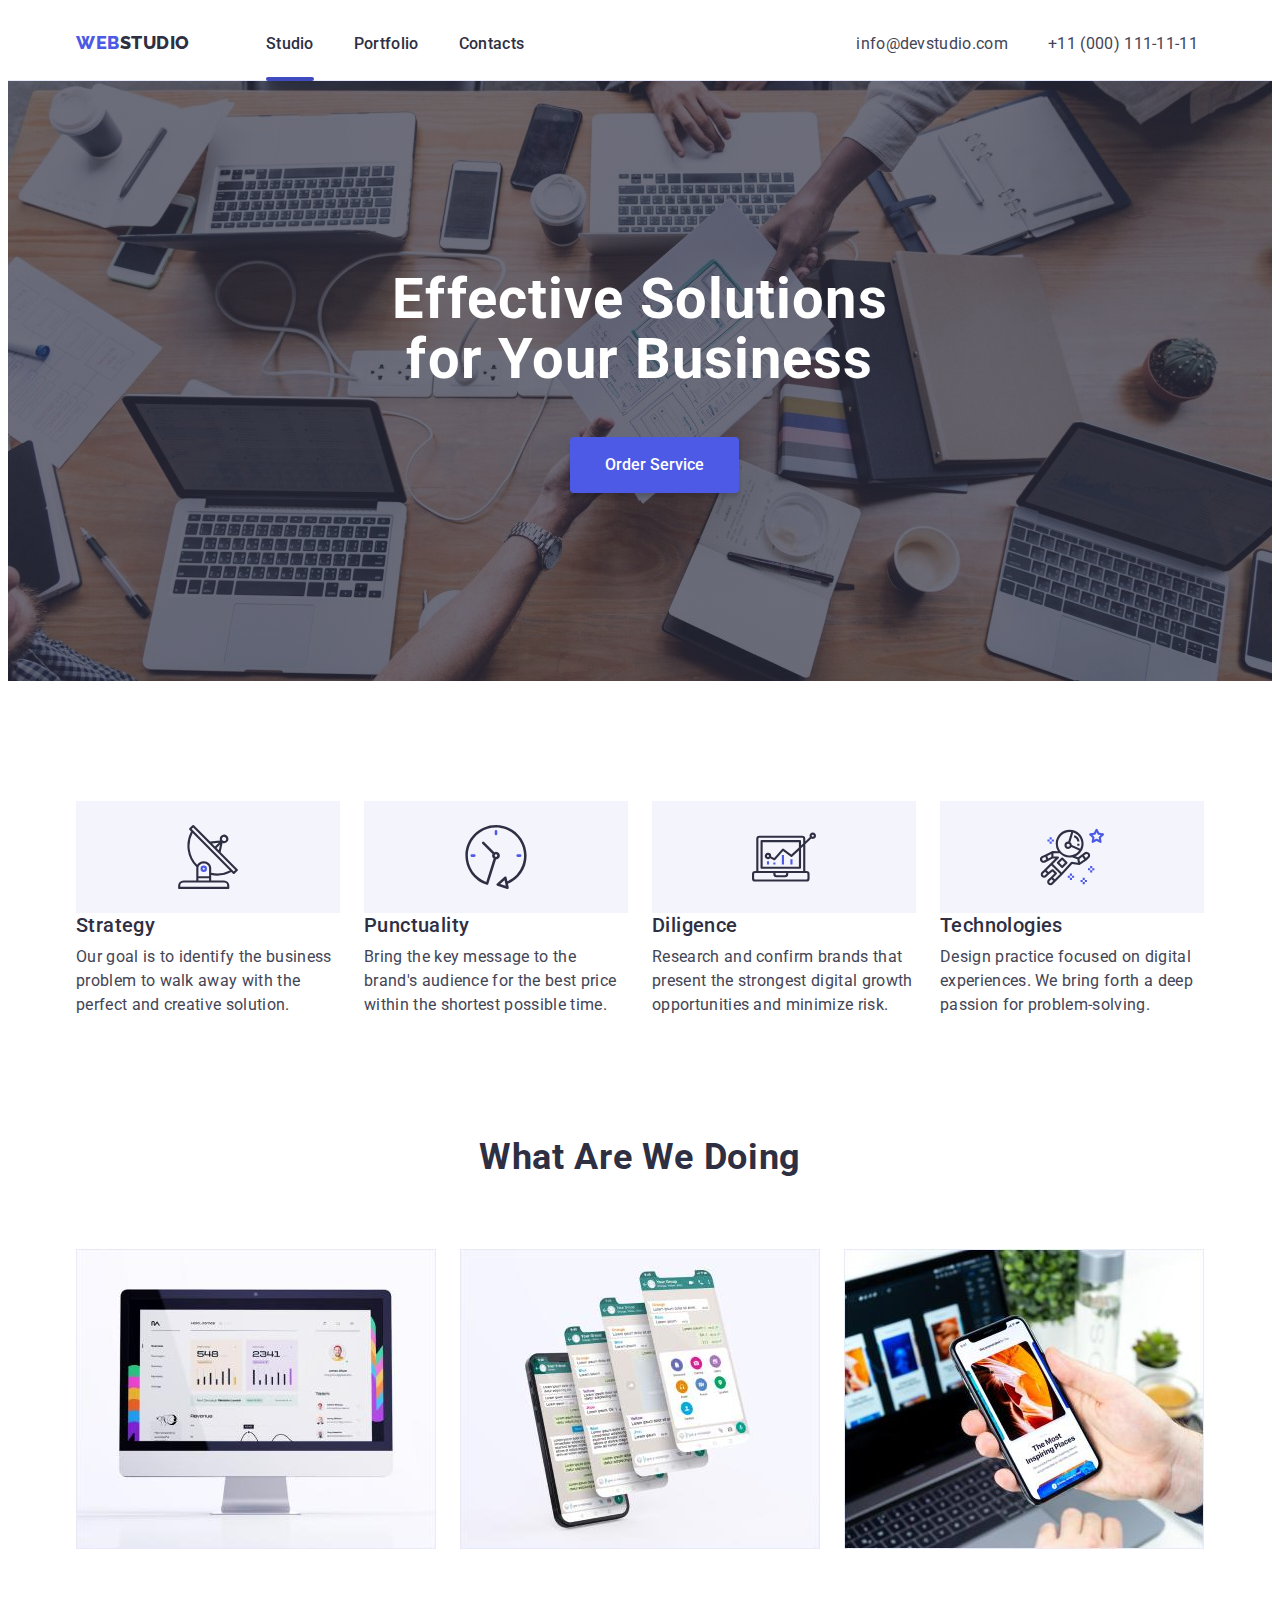
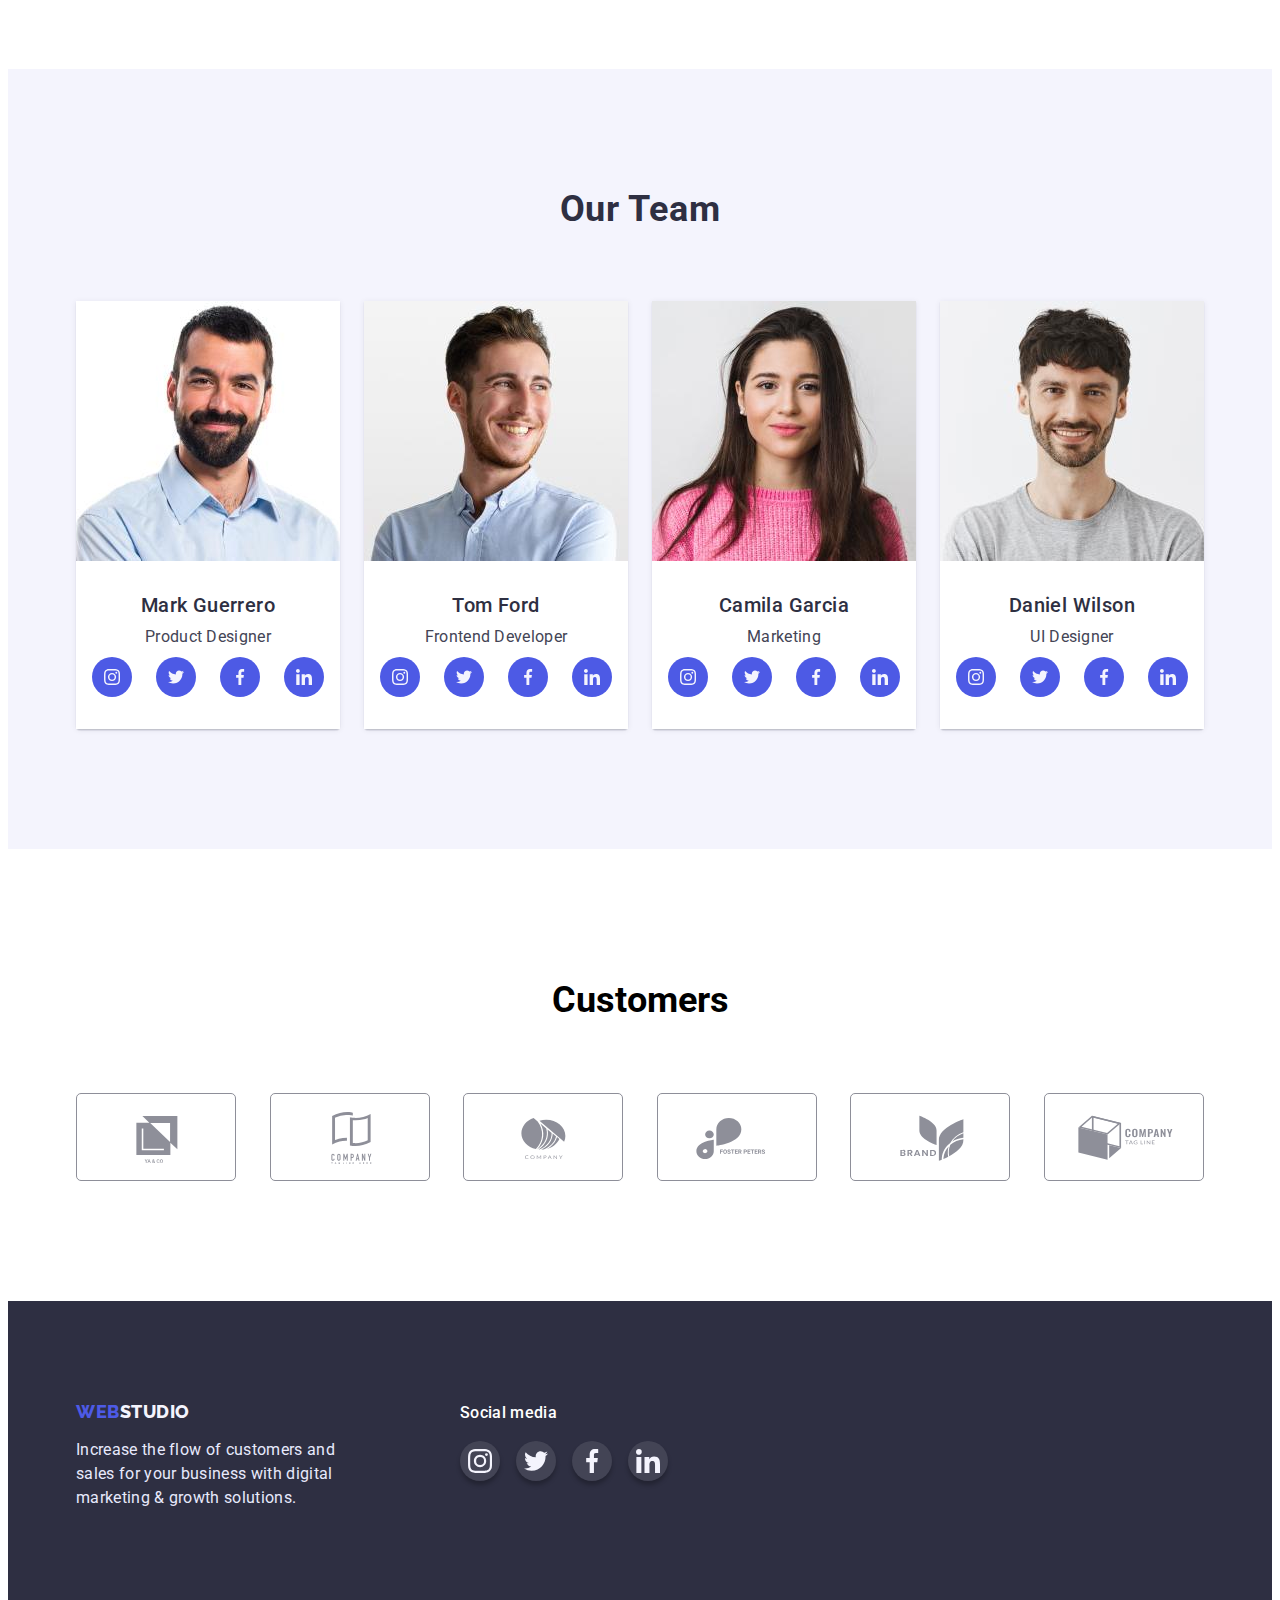
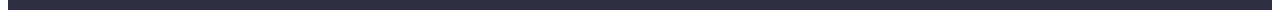
<file: index.html>
<!DOCTYPE html>
<html lang="en">
<head>
    <meta charset="UTF-8">
    <meta http-equiv="X-UA-Compatible" content="IE=edge">
    <meta name="viewport" content="width=device-width, initial-scale=1.0">
    <title>WebStudio</title>
    <link rel="stylesheet" href="https://cdnjs.cloudflare.com/ajax/libs/modern-normalize/1.1.0/modern-normalize.min.css" integrity="sha512-wpPYUAdjBVSE4KJnH1VR1HeZfpl1ub8YT/NKx4PuQ5NmX2tKuGu6U/JRp5y+Y8XG2tV+wKQpNHVUX03MfMFn9Q==" crossorigin="anonymous" referrerpolicy="no-referrer" />
    <link href="https://fonts.googleapis.com/css2?family=Raleway:wght@800&family=Roboto:wght@400;500;700;900&display=swap" rel="stylesheet">
    <link rel="stylesheet" href="./css/styles.css"/>
</head>
<body>
    <header class="header">
        <div class="container">
            <nav class="header-navigation">
                <a href="./index.html" class="header-logo"><span class="header-logoa">Web</span>Studio</a>
                <ul class="header-list">
                    <li class="header-item"><a href="./index.html" class="header-link current">Studio</a></li>
                    <li class="header-item"><a href="./portfolio.html" class="header-link">Portfolio</a></li>
                    <li class="header-item"><a href="/" class="header-link">Contacts</a></li>
                </ul>
            </nav>
            <address>
                <ul class="header-adress">
                    <li><a href="mailto:info@devstudio.com" class="header-mail">info@devstudio.com</a></li>
                    <li><a href="tel:+110001111111" class="header-tel">+11 (000) 111-11-11</a></li>
                </ul>
            </address>
        </div> 
    </header>
    <main>
        <section class="hero">
            <div class="container">
                <h1 class="hero-title">Effective Solutions
                    for Your Business</h1>
                <button type="button" data-modal-open class="hero-button">Order Service</button>
            </div>
        </section>
        <section class="secondary">
            <div class="container">
                <h2 class="secondary-title">Our Features</h2>
                <ul class="secondary-list">
                    <li class="secondary-item">
                        <div class="secondary-item-link">
                            <svg class="secondary-item-icon" width="64" height="64">
                                <use href="./images/symbol-defs.svg#icon-antenna"></use>
                            </svg>
                        </div>
                        <h3 class="secondary-item-title">Strategy</h3>
                        <p class="secondary-item-description">Our goal is to identify the business
                            problem to walk away with the perfect and creative solution. </p>
                    </li>
                    <li class="secondary-item">
                        <div class="secondary-item-link">
                            <svg class="secondary-item-icon" width="64" height="64">
                                <use href="./images/symbol-defs.svg#icon-clock"></use>
                            </svg>
                        </div>
                        <h3 class="secondary-item-title">Punctuality</h3>
                        <p class="secondary-item-description">Bring the key message to the brand's audience for the best price within the shortest possible time.</p>
                    </li>
                    <li class="secondary-item">
                        <div class="secondary-item-link">
                            <svg class="secondary-item-icon" width="64" height="64">
                                <use href="./images/symbol-defs.svg#icon-diagram"></use>
                            </svg>
                        </div>
                        <h3 class="secondary-item-title">Diligence</h3>
                        <p class="secondary-item-description">Research and confirm brands that present the strongest digital growth opportunities and minimize risk.</p>
                    </li>
                    <li class="secondary-item">
                        <div class="secondary-item-link">
                            <svg class="secondary-item-icon" width="64" height="64">
                                <use href="./images/symbol-defs.svg#icon-astronaut"></use>
                            </svg>
                        </div>
                        <h3 class="secondary-item-title">Technologies</h3>
                        <p class="secondary-item-description">Design practice focused on digital experiences. We bring forth a deep passion for problem-solving.</p>
                    </li>
                </ul>
            </div>
        </section>
        <section class="third">
            <div class="container">
                <h2 class="third-title">What are we doing</h2>
                <ul class="third-list">
                    <li class="third-item"><img src="./images/img1.jpg" alt="desktop version" width="360" class="third-photo"></li>
                    <li class="third-item"><img src="./images/img2.jpg" alt="phone version" width="360" class="third-photo"></li>
                    <li class="third-item"><img src="./images/img3.jpg" alt="multiaccess photo" width="360" class="third-photo"></li>
                </ul>
            </div>
        </section>
        <section class="team">
            <div class="container">
                <h2 class="team-title">Our Team</h2>
                <ul class="team-list">
                    <li class="team-item">
                        <img src="./images/img4.jpg" alt="Mark Guerrero" width="264" class="team-photo">
                        <div class="team-item-text">
                            <h3 class="team-item-title">Mark Guerrero</h3>
                            <p class="team-item-description">Product Designer</p>
                            <ul class="team-item-text-list list">
                                <li class="team-item-text-item">
                                    <a href="" class="team-item-text-link">
                                        <svg class="team-item-text-link-icon" width="16" height="16">
                                            <use href="./images/symbol-defs.svg#icon-instagram"></use>
                                        </svg>
                                    </a>
                                </li>
                                <li class="team-item-text-item">
                                    <a href="" class="team-item-text-link">
                                        <svg class="team-item-text-link-icon" width="16" height="16">
                                            <use href="./images/symbol-defs.svg#icon-twitter"></use>
                                        </svg>
                                    </a>
                                </li>
                                <li class="team-item-text-item" >
                                    <a href="" class="team-item-text-link">
                                        <svg class="team-item-text-link-icon" width="16" height="16">
                                            <use href="./images/symbol-defs.svg#icon-facebook"></use>
                                        </svg>
                                    </a>
                                </li>
                                <li class="team-item-text-item">
                                    <a href="" class="team-item-text-link">
                                        <svg class="team-item-text-link-icon" width="16" height="16">
                                            <use href="./images/symbol-defs.svg#icon-linkedin"></use>
                                        </svg>
                                    </a>
                                </li>
                            </ul>
                        </div>
                    </li>
                    <li class="team-item">
                        <img src="./images/img5.jpg" alt="Tom Ford" width="264" class="team-photo">
                            <div class="team-item-text">
                                <h3 class="team-item-title">Tom Ford</h3>
                                <p class="team-item-description">Frontend Developer</p>
                                <ul class="team-item-text-list list">
                                    <li class="team-item-text-item">
                                        <a href="" class="team-item-text-link">
                                            <svg class="team-item-text-link-icon" width="16" height="16">
                                                <use href="./images/symbol-defs.svg#icon-instagram"></use>
                                            </svg>
                                        </a>
                                    </li>
                                    <li class="team-item-text-item">
                                        <a href="" class="team-item-text-link">
                                            <svg class="team-item-text-link-icon" width="16" height="16">
                                                <use href="./images/symbol-defs.svg#icon-twitter"></use>
                                            </svg>
                                        </a>
                                    </li>
                                    <li class="team-item-text-item" >
                                        <a href="" class="team-item-text-link">
                                            <svg class="team-item-text-link-icon" width="16" height="16">
                                                <use href="./images/symbol-defs.svg#icon-facebook"></use>
                                            </svg>
                                        </a>
                                    </li>
                                    <li class="team-item-text-item">
                                        <a href="" class="team-item-text-link">
                                            <svg class="team-item-text-link-icon" width="16" height="16">
                                                <use href="./images/symbol-defs.svg#icon-linkedin"></use>
                                            </svg>
                                        </a>
                                    </li>
                                </ul>
                            </div>
                    </li>
                    <li class="team-item">
                        <img src="./images/img6.jpg" alt="Camila Garcia" width="264" class="team-photo">
                            <div class="team-item-text">
                                <h3 class="team-item-title">Camila Garcia</h3>
                                <p class="team-item-description">Marketing</p>
                                <ul class="team-item-text-list list">
                                    <li class="team-item-text-item">
                                        <a href="" class="team-item-text-link">
                                            <svg class="team-item-text-link-icon" width="16" height="16">
                                                <use href="./images/symbol-defs.svg#icon-instagram"></use>
                                            </svg>
                                        </a>
                                    </li>
                                    <li class="team-item-text-item">
                                        <a href="" class="team-item-text-link">
                                            <svg class="team-item-text-link-icon" width="16" height="16">
                                                <use href="./images/symbol-defs.svg#icon-twitter"></use>
                                            </svg>
                                        </a>
                                    </li>
                                    <li class="team-item-text-item" >
                                        <a href="" class="team-item-text-link">
                                            <svg class="team-item-text-link-icon" width="16" height="16">
                                                <use href="./images/symbol-defs.svg#icon-facebook"></use>
                                            </svg>
                                        </a>
                                    </li>
                                    <li class="team-item-text-item">
                                        <a href="" class="team-item-text-link">
                                            <svg class="team-item-text-link-icon" width="16" height="16">
                                                <use href="./images/symbol-defs.svg#icon-linkedin"></use>
                                            </svg>
                                        </a>
                                    </li>
                                </ul>
                           </div>
                    </li>
                    <li class="team-item">
                        <img src="./images/img7.jpg" alt="Daniel Wilson" width="264" class="team-photo">
                            <div class="team-item-text">
                                <h3 class="team-item-title">Daniel Wilson</h3>
                                <p class="team-item-description">UI Designer</p>
                                <ul class="team-item-text-list list">
                                    <li class="team-item-text-item">
                                        <a href="" class="team-item-text-link">
                                            <svg class="team-item-text-link-icon" width="16" height="16">
                                                <use href="./images/symbol-defs.svg#icon-instagram"></use>
                                            </svg>
                                        </a>
                                    </li>
                                    <li class="team-item-text-item">
                                        <a href="" class="team-item-text-link">
                                            <svg class="team-item-text-link-icon" width="16" height="16">
                                                <use href="./images/symbol-defs.svg#icon-twitter"></use>
                                            </svg>
                                        </a>
                                    </li>
                                    <li class="team-item-text-item" >
                                        <a href="" class="team-item-text-link">
                                            <svg class="team-item-text-link-icon" width="16" height="16">
                                                <use href="./images/symbol-defs.svg#icon-facebook"></use>
                                            </svg>
                                        </a>
                                    </li>
                                    <li class="team-item-text-item">
                                        <a href="" class="team-item-text-link">
                                            <svg class="team-item-text-link-icon" width="16" height="16">
                                                <use href="./images/symbol-defs.svg#icon-linkedin"></use>
                                            </svg>
                                        </a>
                                    </li>
                                </ul>
                           </div>
                    </li>
                </ul>
            </div>
        </section>
        <section class="fourth">
            <div class="container">
                <h2 class="fourth-header">Customers</h2>
                <ul class="fourth-list list">
                    <li class="fourth-item">
                        <a href="" class="fourth-item-link">
                            <svg class="fourth-item-icon" width="104" height="56" >
                                <use href="./images/symbol-defs.svg#icon-Logo1"></use>
                            </svg>
                        </a></li>
                    <li class="fourth-item">
                        <a href="" class="fourth-item-link">
                            <svg class="fourth-item-icon" width="104" height="56">
                                <use href="./images/symbol-defs.svg#icon-Logo2"></use>
                            </svg>
                        </a></li>
                    <li class="fourth-item">
                        <a href="" class="fourth-item-link">
                            <svg class="fourth-item-icon" width="104" height="56">
                                <use href="./images/symbol-defs.svg#icon-Logo3"></use>
                            </svg>
                        </a></li>
                    <li class="fourth-item">
                        <a href="" class="fourth-item-link">
                            <svg class="fourth-item-icon" width="104" height="56">
                                <use href="./images/symbol-defs.svg#icon-Logo4"></use>
                            </svg>
                        </a></li>
                    <li class="fourth-item">
                        <a href="" class="fourth-item-link">
                            <svg class="fourth-item-icon" width="104" height="56">
                                <use href="./images/symbol-defs.svg#icon-Logo5"></use>
                            </svg>
                        </a>
                    </li>
                    <li class="fourth-item">
                        <a href="" class="fourth-item-link">
                            <svg class="fourth-item-icon" width="104" height="56">
                                <use href="./images/symbol-defs.svg#icon-Logo6"></use>
                            </svg>
                        </a>
                    </li>
                </ul>
            </div>
        </section>
    </main>
    <footer class="footer">
        <div class="footer-container container">
            <div class="footer-info-column">
                <a href="./index.html" class="footer-logo"><span class="footer-logoa">Web</span>Studio</a>
                <p class="footer-description">Increase the flow of customers and sales for your business with digital marketing & growth solutions.</p>
            </div>
            <div class="footer-social-column">
                <h3 class="footer-social-header">Social media</h3>
                <ul class="footer-social-list list">
                    <li class="footer-social-item">
                        <a href="" class="footer-social-link">
                            <svg class="footer-social-icon" width="24" height="24">
                                <use href="./images/symbol-defs.svg#icon-instagramfooter"></use>
                            </svg>
                        </a>
                    </li>
                    <li class="footer-social-item">
                        <a href="" class="footer-social-link">
                            <svg class="footer-social-icon" width="24" height="24">
                                <use href="./images/symbol-defs.svg#icon-twitterfooter"></use>
                            </svg>
                        </a>
                    </li>
                    <li class="footer-social-item">
                        <a href="" class="footer-social-link">
                            <svg class="footer-social-icon" width="24" height="24">
                                <use href="./images/symbol-defs.svg#icon-facebookfooter"></use>
                            </svg>
                        </a>
                    </li>
                    <li class="footer-social-item">
                        <a href="" class="footer-social-link">
                            <svg class="footer-social-icon" width="24" height="24">
                                <use href="./images/symbol-defs.svg#icon-linkedinfooter"></use>
                            </svg>
                        </a>
                    </li>
                </ul>
            </div>
        </div>
    </footer>
    <div class="backdrop is-hidden" data-modal>
        <div class="modal">
            <button class="modal-close" data-modal-close type="button">
                <svg width="8" height="8">
                    <use href="./images/symbol-defs.svg#icon-close-button"></use>
                </svg>
            </button>
        </div>
    </div>
    <script src="./js/modal.js"></script>
</body>
</html>
</file>
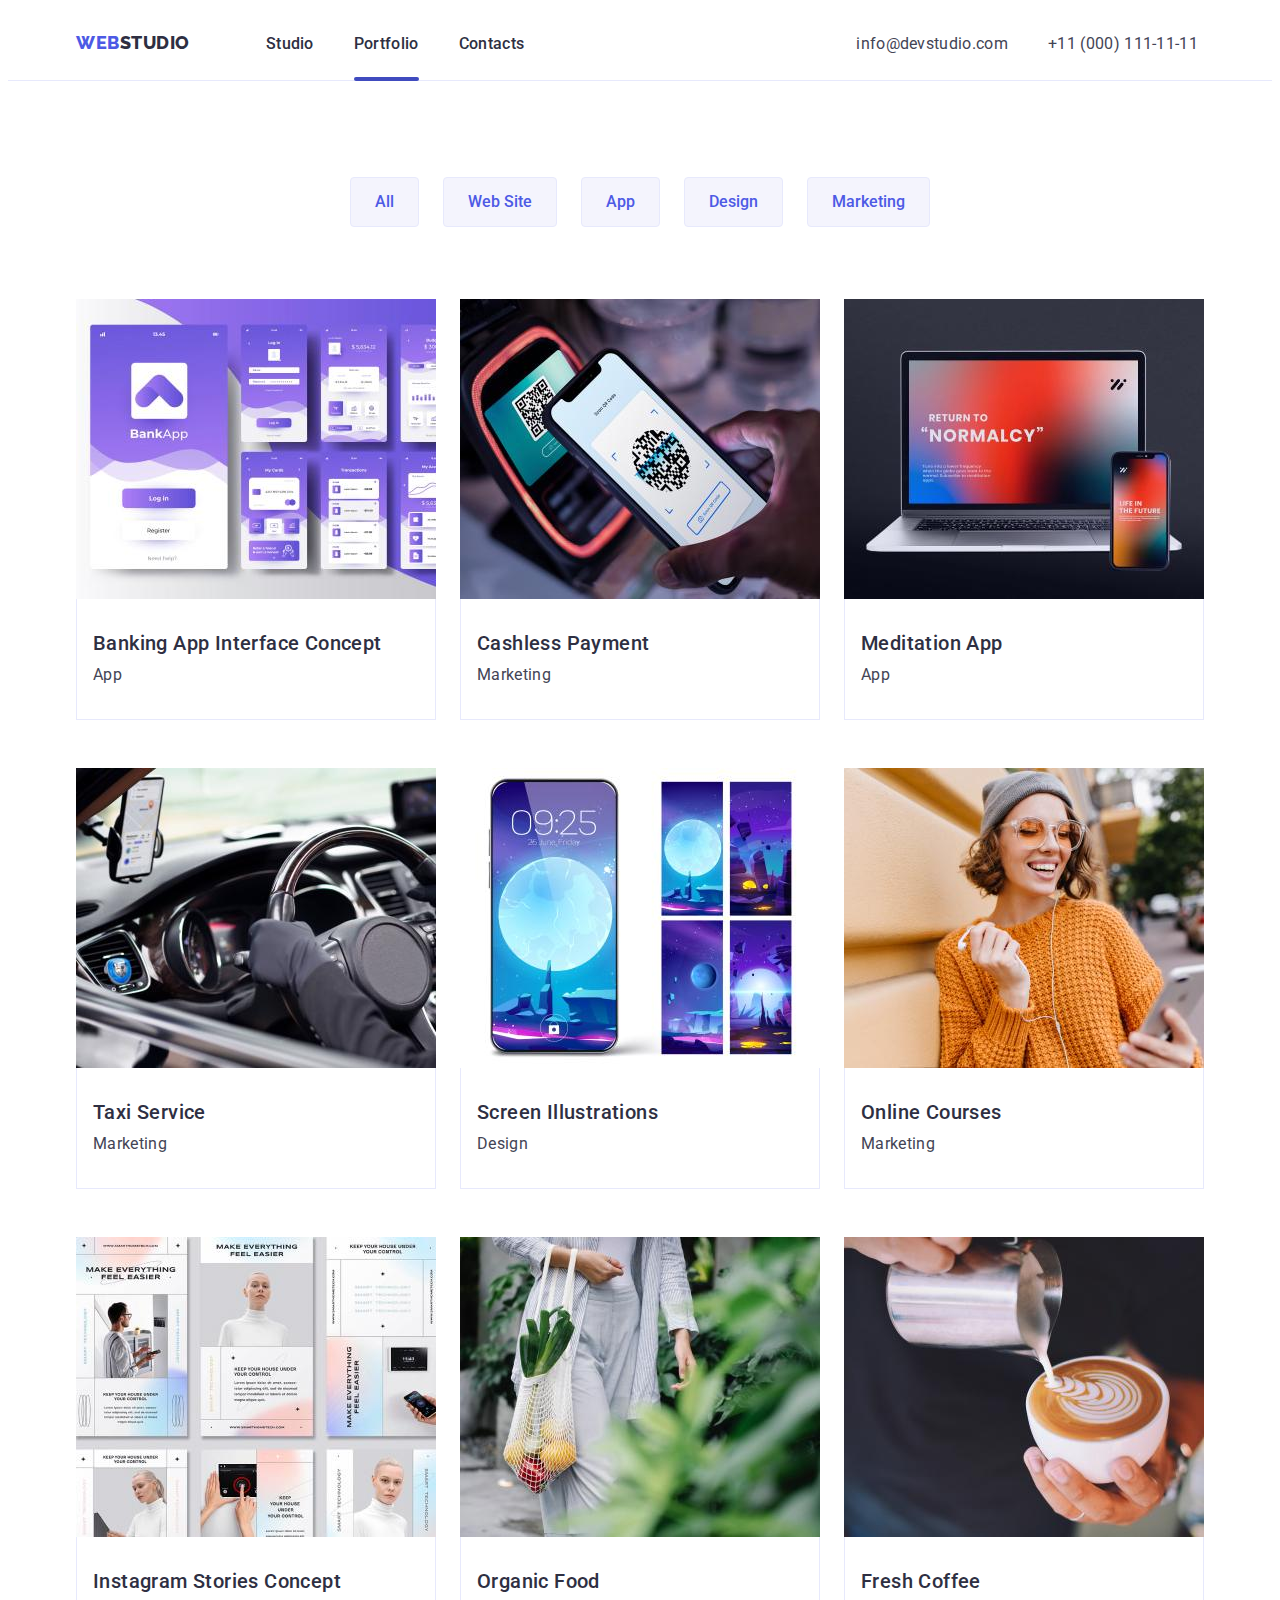
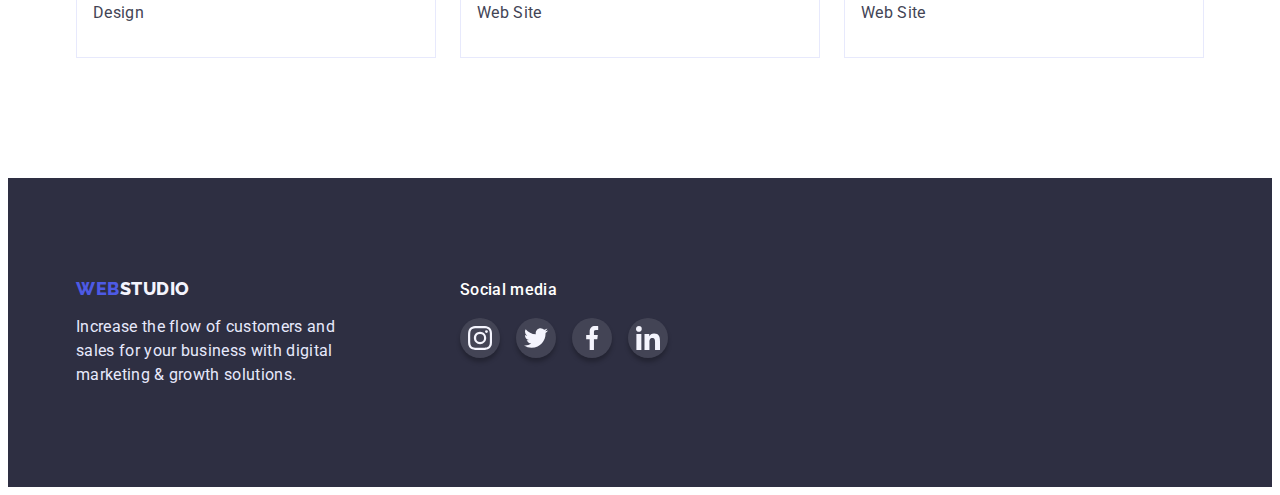
<file: portfolio.html>
<!DOCTYPE html>
<html lang="en">
<head>
    <meta charset="UTF-8">
    <meta http-equiv="X-UA-Compatible" content="IE=edge">
    <meta name="viewport" content="width=device-width, initial-scale=1.0">
    <title>WebStudio</title>
    <link rel="stylesheet" href="https://cdnjs.cloudflare.com/ajax/libs/modern-normalize/1.1.0/modern-normalize.min.css" integrity="sha512-wpPYUAdjBVSE4KJnH1VR1HeZfpl1ub8YT/NKx4PuQ5NmX2tKuGu6U/JRp5y+Y8XG2tV+wKQpNHVUX03MfMFn9Q==" crossorigin="anonymous" referrerpolicy="no-referrer" />
    <link href="https://fonts.googleapis.com/css2?family=Raleway:wght@800&family=Roboto:wght@400;500;700;900&display=swap" rel="stylesheet">
    <link rel="stylesheet" href="./css/styles.css"/>
</head>
<body>
    <header class="header">
        <div class="container">
            <nav class="header-navigation">
                <a href="./index.html" class="header-logo"><span class="header-logoa">Web</span>Studio</a>
                <ul class="header-list">
                    <li class="header-item"><a href="./index.html" class="header-link">Studio</a></li>
                    <li class="header-item"><a href="./portfolio.html" class="header-link current">Portfolio</a></li>
                    <li class="header-item"><a href="/" class="header-link">Contacts</a></li>
                </ul>
            </nav>
            <address>
                <ul class="header-adress">
                    <li><a href="mailto:info@devstudio.com" class="header-mail">info@devstudio.com</a></li>
                    <li><a href="tel:+110001111111" class="header-tel">+11 (000) 111-11-11</a></li>
                </ul>
            </address>
        </div> 
    </header>
    <main>
        <section class="portfolio">
            <div class="container">
                <h1 class="portfolio-header">Portfolio</h1>
                <ul class="portfolio-list">
                    <li class="portfolio-item"><button type="button" class="portfolio-button">All</button></li>
                    <li class="portfolio-item"><button type="button" class="portfolio-button">Web Site</button></li>
                    <li class="portfolio-item"><button type="button" class="portfolio-button">App</button></li>
                    <li class="portfolio-item"><button type="button" class="portfolio-button">Design</button></li>
                    <li class="portfolio-item"><button type="button" class="portfolio-button">Marketing</button></li>
                </ul>
                <ul class="gallery-list">
                    <li class="gallery-item">
                        <a class="gallery-item-link">
                            <div class="gallery-item-top">
                                <img src="./images/img8.jpg" alt="Banking app" width="360">
                                <p class="gallery-image-text">14 Stylish and User-Friendly App Design Concepts · Task Manager App · Calorie Tracker App · Exotic Fruit Ecommerce App · Cloud Storage App</p>
                            </div>
                            <div class="gallery-item-text">
                                <h3 class="gallery-item-header">Banking App Interface Concept</h3>
                                <p class="gallery-item-description">App</p>
                            </div>
                        </a>
                    </li>
                    <li class="gallery-item">
                        <a class="gallery-item-link">
                            <div class="gallery-item-top">
                                <img src="./images/img9.jpg" alt="Payment review" width="360">
                                <p class="gallery-image-text">14 Stylish and User-Friendly App Design Concepts · Task Manager App · Calorie Tracker App · Exotic Fruit Ecommerce App · Cloud Storage App</p>
                            </div>
                            <div class="gallery-item-text">
                                <h3 class="gallery-item-header">Cashless Payment</h3>
                                <p class="gallery-item-description">Marketing</p>
                            </div>
                        </a>
                    </li>
                    <li class="gallery-item">
                        <a class="gallery-item-link">
                            <div class="gallery-item-top">
                                <img src="./images/img10.jpg" alt="Meditation app" width="360">
                                <p class="gallery-image-text">14 Stylish and User-Friendly App Design Concepts · Task Manager App · Calorie Tracker App · Exotic Fruit Ecommerce App · Cloud Storage App</p>
                            </div>
                            <div class="gallery-item-text">
                                <h3 class="gallery-item-header">Meditation App</h3>
                                <p class="gallery-item-description">App</p>
                            </div>
                        </a>
                    </li>
                    <li class="gallery-item">
                        <a class="gallery-item-link">
                            <div class="gallery-item-top">
                                <img src="./images/img11.jpg" alt="Taxi" width="360">
                                <p class="gallery-image-text">14 Stylish and User-Friendly App Design Concepts · Task Manager App · Calorie Tracker App · Exotic Fruit Ecommerce App · Cloud Storage App</p>
                            </div>
                            <div class="gallery-item-text">
                                <h3 class="gallery-item-header">Taxi Service</h3>
                                <p class="gallery-item-description">Marketing</p>
                            </div>
                        </a>
                    </li>
                    <li class="gallery-item">
                        <a class="gallery-item-link">
                            <div class="gallery-item-top">
                                <img src="./images/img12.jpg" alt="Screen illu" width="360">
                                <p class="gallery-image-text">14 Stylish and User-Friendly App Design Concepts · Task Manager App · Calorie Tracker App · Exotic Fruit Ecommerce App · Cloud Storage App</p>
                            </div>
                            <div class="gallery-item-text">
                                <h3 class="gallery-item-header">Screen Illustrations</h3>
                                <p class="gallery-item-description">Design</p>
                            </div>
                        </a>
                    </li>
                    <li class="gallery-item">
                        <a class="gallery-item-link">
                            <div class="gallery-item-top">
                                <img src="./images/img13.jpg" alt="Online preferences" width="360">
                                <p class="gallery-image-text">14 Stylish and User-Friendly App Design Concepts · Task Manager App · Calorie Tracker App · Exotic Fruit Ecommerce App · Cloud Storage App</p>
                            </div>
                            <div class="gallery-item-text">
                                <h3 class="gallery-item-header">Online Courses</h3>
                                <p class="gallery-item-description">Marketing</p>
                            </div>
                        </a>
                    </li>
                    <li class="gallery-item">
                        <a class="gallery-item-link">
                            <div class="gallery-item-top">
                                <img src="./images/img14.jpg" alt="Stories" width="360">
                                <p class="gallery-image-text">14 Stylish and User-Friendly App Design Concepts · Task Manager App · Calorie Tracker App · Exotic Fruit Ecommerce App · Cloud Storage App</p>
                            </div>
                            <div class="gallery-item-text">
                                <h3 class="gallery-item-header">Instagram Stories Concept</h3>
                                <p class="gallery-item-description">Design</p>
                            </div>
                        </a>
                    </li>
                    <li class="gallery-item">
                        <a class="gallery-item-link">
                            <div class="gallery-item-top">
                                <img src="./images/img15.jpg" alt="Organic" width="360">
                                <p class="gallery-image-text">14 Stylish and User-Friendly App Design Concepts · Task Manager App · Calorie Tracker App · Exotic Fruit Ecommerce App · Cloud Storage App</p>
                            </div>
                            <div class="gallery-item-text">
                                <h3 class="gallery-item-header">Organic Food</h3>
                                <p class="gallery-item-description">Web Site</p>
                            </div>
                        </a>
                    </li>
                    <li class="gallery-item">
                        <a class="gallery-item-link">
                            <div class="gallery-item-top">
                                <img src="./images/img16.jpg" alt="Coffee" width="360">
                                <p class="gallery-image-text">14 Stylish and User-Friendly App Design Concepts · Task Manager App · Calorie Tracker App · Exotic Fruit Ecommerce App · Cloud Storage App</p>
                            </div>
                            <div class="gallery-item-text">
                                <h3 class="gallery-item-header">Fresh Coffee</h3>
                                <p class="gallery-item-description">Web Site</p>
                            </div>
                        </a>
                    </li>
                </ul>
            </div>
        </section>
    </main>
    <footer class="footer">
        <div class="footer-container container">
            <div class="footer-info-column">
                <a href="./index.html" class="footer-logo"><span class="footer-logoa">Web</span>Studio</a>
                <p class="footer-description">Increase the flow of customers and sales for your business with digital marketing & growth solutions.</p>
            </div>
            <div class="footer-social-column">
                <h3 class="footer-social-header">Social media</h3>
                <ul class="footer-social-list list">
                    <li class="footer-social-item">
                        <a href="" class="footer-social-link">
                            <svg class="footer-social-icon" width="24" height="24">
                                <use href="./images/symbol-defs.svg#icon-instagramfooter"></use>
                            </svg>
                        </a>
                    </li>
                    <li class="footer-social-item">
                        <a href="" class="footer-social-link">
                            <svg class="footer-social-icon" width="24" height="24">
                                <use href="./images/symbol-defs.svg#icon-twitterfooter"></use>
                            </svg>
                        </a>
                    </li>
                    <li class="footer-social-item">
                        <a href="" class="footer-social-link">
                            <svg class="footer-social-icon" width="24" height="24">
                                <use href="./images/symbol-defs.svg#icon-facebookfooter"></use>
                            </svg>
                        </a>
                    </li>
                    <li class="footer-social-item">
                        <a href="" class="footer-social-link">
                            <svg class="footer-social-icon" width="24" height="24">
                                <use href="./images/symbol-defs.svg#icon-linkedinfooter"></use>
                            </svg>
                        </a>
                    </li>
                </ul>
            </div>
        </div>
    </footer>
    
</body>
</html>
</file>
<file: css/styles.css>
*,
*::before,
*::after {
  box-sizing: border-box;
}
.container {
    width:1158px;
    margin: 0 auto;
    padding: 0 15px;
}
h1, 
h2, 
h3, 
h4, 
h5, 
h6, 
p {
    margin:0;
}
ul {
    margin:0;
    padding-left: 0;
}
.list {
    list-style-type:none;
}
img {
    display:block;
}


.body {
    font-family: 'Roboto', sans-serif;
    background-color:#FFFFFF;
    color: #2E2F42;
}
.header>.container {
    background-color: #FFFFFF;
    display:flex;
}
.header {
    border-bottom: 1px solid #E7E9FC;
}

.header-navigation {
    display:flex;
}
.header-list {
    display:flex;
    flex-direction:row;
    list-style-type:none;
    gap: 40px;
    margin-right: 332px;
}

.header-logoa {
    text-decoration: none;
    font-family: 'Raleway';
    font-style: normal;
    font-weight: 800;
    font-size: 18px;
    line-height: 21px;
    letter-spacing: 0.03em;
    text-transform: uppercase;
    color: #4D5AE5;

}
.header-logo {
    text-decoration: none;
    font-family: 'Raleway';
    font-style: normal;
    font-weight: 800;
    font-size: 18px;
    line-height: 21px;
    letter-spacing: 0.03em;
    text-transform: uppercase;
    color: #2E2F42;
    padding: 24px 0;
    margin-right:76px;
}
.header-item {
    display:flex;
}

.header-link {
    padding:24px 0;
    text-decoration: none;
    font-family: 'Roboto';
    font-style: normal;
    font-weight: 500;
    font-size: 16px;
    line-height: 24px;
    letter-spacing: 0.02em;
    color: #2E2F42;
    transition: color 250ms cubic-bezier(0.4, 0, 0.2, 1), text-decoration 250ms cubic-bezier(0.4, 0, 0.2, 1);

}


.current {
    position: relative;
}
.current::after {
    content: "";
    position:absolute;
    left:0;
    bottom:-1px;
    width: 100%;
    height: 4px;
    border-radius: 2px;
    background-color:#404BBF;
}
.header-link:hover,
.header-link:focus {
    color: #404BBF;
}
.header-mail:hover,
.header-mail:focus {
    color:tomato;
}
.header-tel:hover,
.header-tel:focus {
    color:#31D0AA;
}
.header-adress {
    list-style-type:none;
    display:flex;
    flex-direction:row;
    gap:40px;
}
.header-mail {
    display:flex;
    padding:24px 0;
    text-decoration: none;
    font-family: 'Roboto';
    font-style: normal;
    font-weight: 400;
    font-size: 16px;
    line-height: 24px;
    letter-spacing: 0.02em;
    color: #434455;
}
.header-tel {
    display:flex;
    padding:24px 0;
    text-decoration: none;
    font-family: 'Roboto';
    font-style: normal;
    font-weight: 400;
    font-size: 16px;
    line-height: 24px;
    letter-spacing: 0.02em;
    color: #434455;
    padding:24px 0;
}

.hero {

    background-image:
    linear-gradient(
        rgba(46, 47, 66, 0.7),
        rgba(46, 47, 66, 0.7)
    ),
    url(../images/people-office1.jpg);
    background-size: 1440px;
    background-position:center;
    background-repeat:no-repeat;
    padding: 188px 0;
}
.hero-title {

    font-family: 'Roboto';
    font-style: normal;
    font-weight: 700;
    font-size: 56px;
    line-height: 60px;
    text-align: center;
    letter-spacing: 0.02em;
    color: #FFFFFF;
    margin-bottom:48px;
    width:500px;
    margin-left:auto;
    margin-right:auto;
    
}

.hero-button {
    width: 169px;
    height: 56px;
    left: 636px;
    top: 428px;
    color: #FFFFFF;
    background: #4D5AE5;
    border: 0px;
    box-shadow: 0px 4px 4px rgba(0, 0, 0, 0.15);
    border-radius: 4px;
    cursor:pointer;
    font-family: 'Roboto';
    font-style: normal;
    font-weight: 500;
    font-size: 16px;
    line-height: 24px;
    padding: 16px 32px;
    margin-right:495px;
    margin-left:494px;
    transition: background-color 250ms cubic-bezier(0.4, 0, 0.2, 1);
}
.hero-button:hover,
.hero-button:focus {
    background-color: #404BBF;
    box-shadow: 0px 4px 4px rgba(0, 0, 0, 0.15);
    border-radius: 4px;
    cursor:pointer;
}
.secondary {
    background-color: #FFFFFF;
    padding: 120px 0;
}
.secondary-title {
    font-family: 'Roboto';
    font-style: normal;
    font-weight: 700;
    font-size: 36px;
    line-height: 40px;
/* identical to box height, or 111% */

    text-align: center;
    letter-spacing: 0.02em;
    text-transform: capitalize;

/* NAVY BLUE */

    color: #2E2F42;
    display:none;
}
.secondary-list {
    list-style-type:none;
    display:flex;
    gap:24px;
}
.secondary-item {
}
.secondary-item-link {
    display:flex;
    align-items:center;
    justify-content: center;
    width: 264px;
    height:112px;
    background-color: #F4F4FD;
}
.secondary-item-icon {
}

.secondary-item-title {
    font-family: 'Roboto';
    font-style: normal;
    font-weight: 500;
    font-size: 20px;
    line-height: 24px;
/* identical to box height, or 120% */

    letter-spacing: 0.02em;

/* NAVY BLUE */

    color: #2E2F42;
    margin-bottom: 8px;
}
.secondary-item-description {


/* Body */

    font-family: 'Roboto';
    font-style: normal;
    font-size: 16px;
    line-height: 24px;
/* or 150% */

    letter-spacing: 0.02em;

/* SLATE */

    color: #434455;
    margin:0px;
}
.third {
    background-color: #FFFFFF;
    padding: 0px 0px 120px;
}
.third-title {
    font-family: 'Roboto';
    font-style: normal;
    font-weight: 700;
    font-size: 36px;
    line-height: 40px;
/* identical to box height, or 111% */

    text-align: center;
    letter-spacing: 0.02em;
    text-transform: capitalize;

/* NAVY BLUE */

    color: #2E2F42;
    margin-bottom: 72px;
}
.third-list {
    list-style-type:none;
    display:flex;
    gap:24px;
}
.third-item {
    
}
.team {
    background-color: #F4F4FD;
    padding: 120px 0;
}
.team-item {
    box-shadow: 0px 1px 6px rgba(46, 47, 66, 0.08), 0px 1px 1px rgba(46, 47, 66, 0.16), 0px 2px 1px rgba(46, 47, 66, 0.08);
    border-radius: 0px 0px 4px 4px;
    
}
.team-title {
/* Header 2 */

    font-family: 'Roboto';
    font-style: normal;
    font-weight: 700;
    font-size: 36px;
    line-height: 40px;
/* identical to box height, or 111% */

    text-align: center;
    letter-spacing: 0.02em;
    text-transform: capitalize;

/* NAVY BLUE */

    color: #2E2F42;
    margin-bottom: 72px;
}
.team-list {
    list-style-type: none;
    display:flex;
    flex-direction:row;
    gap:24px;
}
.team-item-text {
    padding-top:32px;
    padding-bottom:32px;
    background-color:#FFFFFF;
}

.team-item-title {
/* Header 3 */

    font-family: 'Roboto';
    font-style: normal;
    font-weight: 500;
    font-size: 20px;
    line-height: 24px;
/* identical to box height, or 120% */

    text-align: center;
    letter-spacing: 0.02em;

/* NAVY BLUE */

    color: #2E2F42;
    margin-bottom:8px;
    transition: text-decoration 250ms cubic-bezier(0.4, 0, 0.2, 1);
}
.team-item-text-list:not(:first-child) {
    display:flex;
    flex-direction:row;
    gap:24px;
    justify-content: center;
    align-content:center;
    padding: 0 0;
}

.team-item-text {
    width:264px;
}

.team-item-text-item {
    width: 40px;
    height: 40px;
}
.team-item-text-link {
    width: 100%;
    height:100%;
    background-color: #4D5AE5;
    border-radius: 50%;
    display:flex;
    align-items: center;
    justify-content: center;
    transition: background-color 250ms cubic-bezier(0.4, 0, 0.2, 1);
}
.team-item-text-link:hover,
.team-item-text-link:focus {
    background-color: #404BBF;
}
.team-item-title:hover,
.team-item-title:focus {
    text-decoration: underline #404BBF;
    border-radius: 2px;
}
.team-item-description {
    font-family: 'Roboto';
    font-style: normal;
    font-size: 16px;
    line-height: 24px;
/* identical to box height, or 150% */

    text-align: center;
    letter-spacing: 0.02em;

/* SLATE */

    color: #434455;
    margin-bottom:8px;
    transition: text-decoration 250ms cubic-bezier(0.4, 0, 0.2, 1), text-decoration 250ms cubic-bezier(0.4, 0, 0.2, 1);
}
.team-item-description:hover,
.team-item-description:focus {
    color: #404BBF;
    text-decoration: underline #404BBF;
    border-radius: 2px;
}
.fourth {
    padding-top: 130px;
    padding-bottom:120px;
}
.fourth-header {
    text-align: center;
    margin-bottom:72px;
    font-family: 'Roboto';
    font-style: normal;
    font-weight: 700;
    font-size: 36px;
}
.fourth-list {
    display:flex;
    gap:24px;
    justify-content: space-between;
}

.fourth-item {
    width: calc((100% - 168px)/6);
    height:88px;
}
.fourth-item-link {
    width:100%;
    height:100%;
    display:flex;
    justify-content: center;
    align-items: center;
    border: 1px solid #8E8F99;
    border-radius: 5px;
    fill: #8E8F99;
    transition: box-shadow 250ms cubic-bezier(0.4, 0, 0.2, 1), fill 250ms cubic-bezier(0.4, 0, 0.2, 1), border 250ms cubic-bezier(0.4, 0, 0.2, 1);
}
.fourth-item-link:hover,
.fourth-item-link:focus {
    box-shadow: 0px 4px 4px rgba(0, 0, 0, 0.25);
    fill: #404BBF;
    border: 1px solid #404BBF;
    border-radius: 5px;
}
.footer {
    background-color: #2E2F42;
    padding: 100px 0;

}
.footer-container {
    display:flex;
    flex-direction:row;
    gap: 120px;
}
.footer-info-column {
    margin-right:120px;
    display:flex;
    flex-direction: column;
    width:264px;
    margin-right: 0px;
}
.footer-logo {
    text-decoration: none;
    font-family: 'Raleway';
    font-style: normal;
    font-weight: 800;
    font-size: 18px;
    line-height: 21px;
    letter-spacing: 0.03em;
    text-transform: uppercase;
    color: #F4F4FD;
    width:71px;
}
.footer-logoa {
    text-decoration: none;
    font-family: 'Raleway';
    font-style: normal;
    font-weight: 800;
    font-size: 18px;
    line-height: 21px;
    letter-spacing: 0.03em;
    text-transform: uppercase;
    color: #4D5AE5;
    letter-spacing: 0.03em;
    text-transform: uppercase;
    
    /* IRIS */
    
    color: #4D5AE5;
    width:44px;
    
    
    /* Inside auto layout */
}
.footer-description {
    font-family: 'Roboto';
    font-style: normal;
    font-size: 16px;
    line-height: 24px;
/* or 150% */

    letter-spacing: 0.02em;

/* CORNFLOWER */

    color: #E7E9FC;
    width:264px;
    padding-top:16px;
    margin-right: 0px;
}



.footer-social-column {
    display:flex;
    flex-direction:column;
}
.footer-social-header {
    margin-bottom:16px;
    font-family: 'Roboto';
    font-style: normal;
    font-weight: 500;
    font-size: 16px;
    line-height: 24px;
    letter-spacing:0.02em;
    color: #FFFFFF;
}
.footer-social-list {
    display:flex;
    gap:16px;
}
.footer-social-item {
    width:40px;
    height:40px;
}
.footer-social-link {
    width:100%;
    height:100%;
    display:flex;
    background-color:rgba(255,255,255,0.1);
    box-shadow: 0px 4px 4px rgba(0, 0, 0, 0.25);
    border-radius: 50%;
    justify-content:center;
    align-items: center;
    transition: background-color 250ms cubic-bezier(0.4, 0, 0.2, 1);
}
.footer-social-link:hover,
.footer-social-link:focus {
    background-color: #31D0AA;
}
.footer-social-icon {
}

.portfolio-header {
    display:none;
}
.portfolio {
    background-color: #FFFFFF;
    padding: 96px 0 120px;
}
.portfolio-list {
    list-style-type: none;
    margin-bottom:72px;
    display:flex;
    gap:24px;
    justify-content: center;
}
.portolio-item {
    
}
.portfolio-button {
    background: #F4F4FD;
/* CORNFLOWER */

    border: 1px solid #E7E9FC;
    border-radius: 4px;
    cursor: pointer;
    font-family: 'Roboto', sans-serif;
    font-style: normal;
    font-weight: 500;
    font-size: 16px;
    line-height: 24px;
    color: #4D5AE5;
    padding: 12px 24px;
    transition: background-color 250ms cubic-bezier(0.4, 0, 0.2, 1), color 250ms cubic-bezier(0.4, 0, 0.2, 1), border 250ms cubic-bezier(0.4, 0, 0.2, 1), box-shadow 250ms cubic-bezier(0.4, 0, 0.2, 1);
}
.portfolio-button:hover,
.portfolio-button:focus {
    background-color: #404BBF;
    color: #FFFFFF;
    border: 1px solid #404BBF;
    cursor:pointer;
    box-shadow: 0px 3px 1px rgba(0, 0, 0, 0.1), 0px 2px 1px rgba(0, 0, 0, 0.08), 0px 2px 2px rgba(0, 0, 0, 0.12);
    
}
.gallery-item-top {
    position:relative;
    overflow:hidden;
}
.gallery-image-text {
    position:absolute;
    top:0;
    left:0;
    padding: 40px 32px;
    font-family: 'Roboto';
    font-style: normal;
    font-weight: 400;
    font-size: 16px;
    line-height: 24px;
    /* or 150% */
    
    letter-spacing: 0.02em;
    
    /* CLOUD */
    
    color: #F4F4FD;
    background-color: #4D5AE5;
    height:100%;
    transform: translateY(100%);
    transition: transform 250ms cubic-bezier(0.4, 0, 0.2, 1);
}
.gallery-list {
    list-style-type:none;
    display:flex;
    flex-direction:row;
    flex-wrap:wrap;
    column-gap:24px;
    row-gap:48px;
}

.gallery-item-text {
    display:flex;
    flex-direction:column;
    padding:32px 0;
    gap:8px;
    border-left: 1px solid #E7E9FC;
    border-right: 1px solid #E7E9FC;
    border-bottom: 1px solid #E7E9FC;


}

.gallery-item-image {
    
}

.gallery-item {
    transition: box-shadow 250ms cubic-bezier(0.4, 0, 0.2, 1);
}
.gallery-item-link {
    text-decoration:none;
    cursor:pointer;
}
.gallery-item:hover,
.gallery-item:focus {
    box-shadow: 0px 1px 6px rgba(46, 47, 66, 0.08), 0px 1px 1px rgba(46, 47, 66, 0.16), 0px 2px 1px rgba(46, 47, 66, 0.08);
}
.gallery-item:hover .gallery-image-text {
    transform: translateY(0%)
}
.gallery-item-header {
    font-family: 'Roboto', sans-serif;
    font-style: normal;
    font-weight: 500;
    font-size: 20px;
    line-height: 24px;
/* identical to box height, or 120% */

    letter-spacing: 0.02em;

/* NAVY BLUE */

    color: #2E2F42;
    padding-left:16px;
}
.gallery-item-description {
    font-family: 'Roboto',sans-serif;
    font-style: normal;
    font-weight: 400;
    font-size: 16px;
    line-height: 24px;
/* identical to box height, or 150% */
    letter-spacing: 0.02em;
/* SLATE */
    color: #434455;
    padding-left:16px;
}


.backdrop {
    position: fixed;
    top:0;
    width: 100%;
    height: 100%;
    background-color: rgba(46, 47, 66, 0.4);
    transition: opacity 250ms cubic-bezier(0.4, 0, 0.2, 1), visibility 250ms cubic-bezier(0.4, 0, 0.2, 1);
}

.is-hidden {
    opacity: 0;
    visibility: hidden;
    pointer-events: none;
}
.modal {
    position: absolute;
    top:50%;
    left:50%;
    transform: translate(-50%, -50%) scaleX(1);
    padding:24px;
    width: 408px;
    min-height: 576px;
    background-color: #FCFCFC;
    border-radius: 4px;
    box-shadow: 0px 1px 1px rgba(0, 0, 0, 0.14), 0px 1px 3px rgba(0, 0, 0, 0.12), 0px 2px 1px rgba(0, 0, 0, 0.2);
    transition: transform 250ms cubic-bezier(0.4, 0, 0.2, 1);
}
.backdrop.is-hidden .modal {
    transform: translate(-50%, -50%) scaleX(0)
}
.modal-close {
    width: 24px;
    height: 24px;
    border-radius: 50%;
    border: 1px solid rgba(0, 0, 0, 0.1);
    background: #E7E9FC;
    display: flex;
    margin-left: auto;
    align-items: center;
    justify-content: center;    
}

.modal-close:hover,
.modal-close:focus {
    background-color: #4D5AE5;
    fill: tomato;
    border: 1px solid red;
}
</file>
